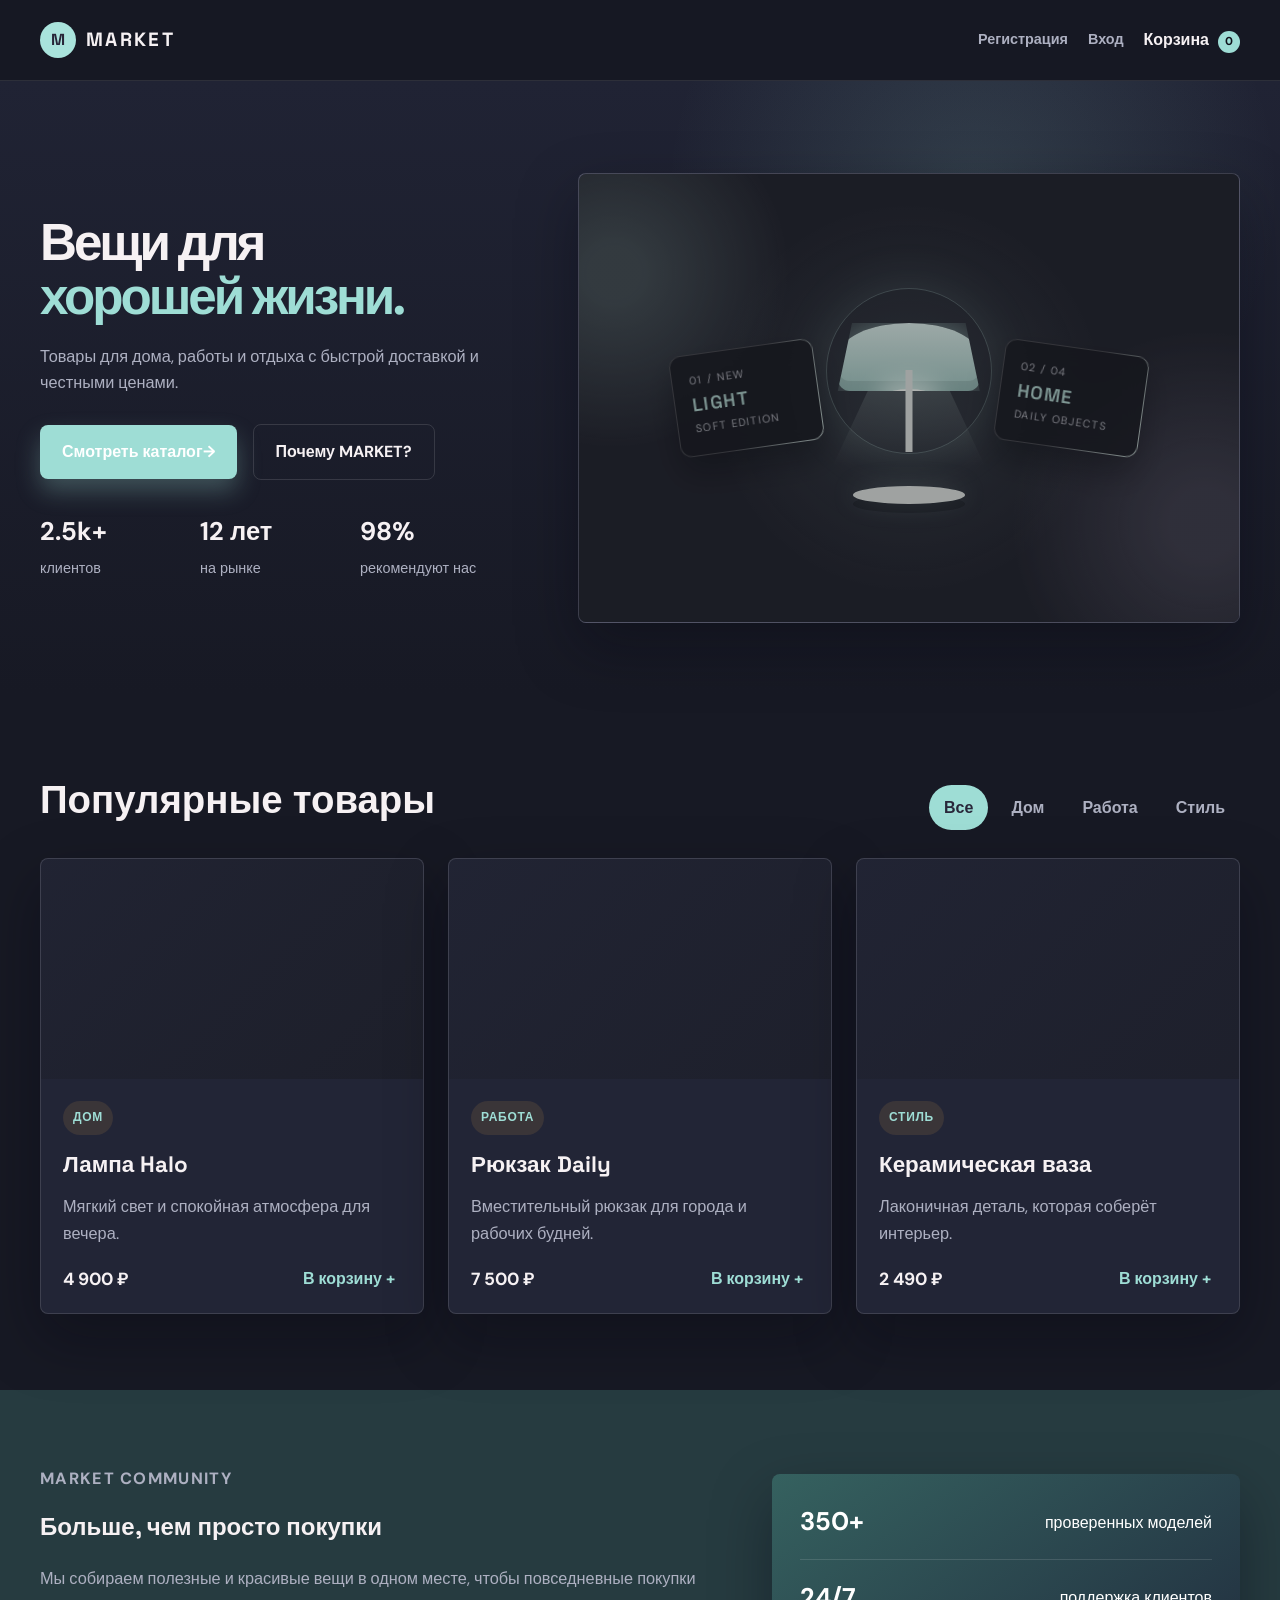
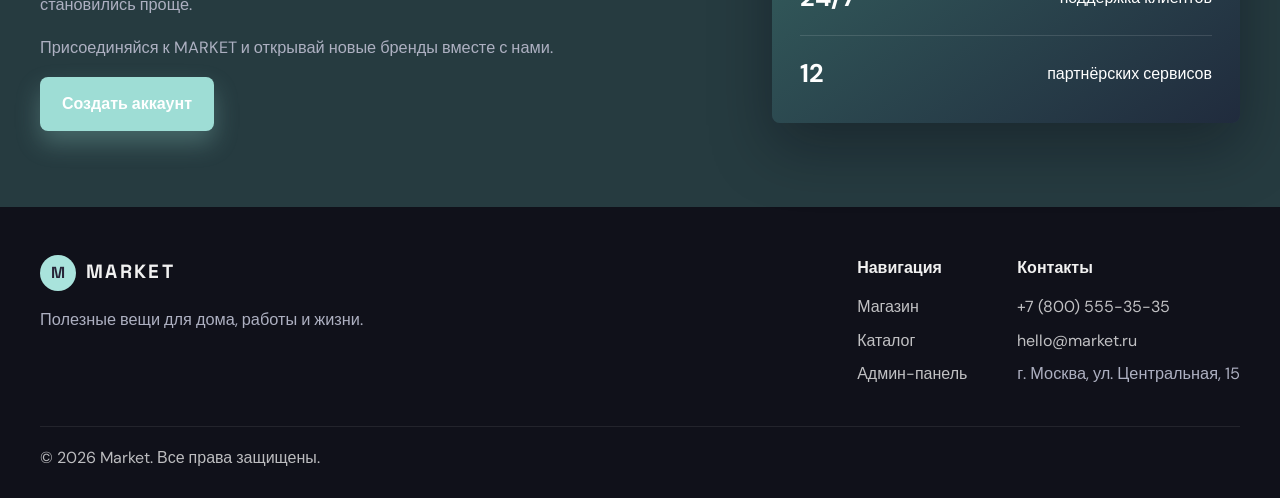
<file: index.html>
<!DOCTYPE html>
<html lang="ru">
  <head>
    <meta charset="UTF-8" />
    <meta name="viewport" content="width=device-width, initial-scale=1.0" />
    <title>MARKET — интернет-магазин товаров</title>
    <meta
      name="description"
      content="Универсальный интернет-магазин товаров для дома, работы и жизни."
    />
    <link rel="stylesheet" href="css/style.css" />
  </head>
  <body>
    <header class="header">
      <div class="container header__inner">
        <a class="logo" href="index.html">
          <span class="logo__mark">M</span>
          <span class="logo__text">MARKET</span>
        </a>

        <div class="header__actions">
          <a class="header-account-link" href="html/register.html">Регистрация</a>
          <a class="header-account-link" href="html/login.html">Вход</a>
          <a href="html/cart.html" class="cart-link">Корзина <span class="cart-count">0</span></a>
        </div>
      </div>
    </header>

    <main>
      <section class="hero" id="home">
        <div class="container hero__grid">
          <div class="hero__content">
            <h1>Вещи для<br /><em>хорошей жизни.</em></h1>
            <p class="hero__text">
              Товары для дома, работы и отдыха с быстрой доставкой и честными ценами.
            </p>

            <div class="hero__actions">
              <a href="#catalog" class="btn btn--primary">Смотреть каталог <span>→</span></a>
              <a href="#about" class="btn btn--secondary">Почему MARKET?</a>
            </div>

            <ul class="hero__stats" aria-label="Показатели компании">
              <li><strong>2.5k+</strong><span>клиентов</span></li>
              <li><strong>12 лет</strong><span>на рынке</span></li>
              <li><strong>98%</strong><span>рекомендуют нас</span></li>
            </ul>
          </div>

          <div class="hero__visual" aria-label="Изображение товаров для дома">
            <div class="bike-card bike-card--main">
              <div class="bike-card__image hero-bike-image">
                <div class="motion-product" aria-hidden="true"><span class="motion-product__beam"></span><span class="motion-product__shade"></span><span class="motion-product__stem"></span><span class="motion-product__base"></span></div>
                <div class="motion-card motion-card--left" aria-hidden="true"><span>01 / NEW</span><strong>LIGHT</strong><small>soft edition</small></div>
                <div class="motion-card motion-card--right" aria-hidden="true"><span>02 / 04</span><strong>HOME</strong><small>daily objects</small></div>
              </div>
            </div>
          </div>
        </div>
      </section>

      <section class="catalog" id="catalog">
        <div class="container">
          <div class="section-heading section-heading--row">
            <div>
              <h2>Популярные товары</h2>
            </div>
            <div class="catalog-tabs" role="tablist"><button class="is-active" data-filter="all">Все</button><button data-filter="home">Дом</button><button data-filter="work">Работа</button><button data-filter="style">Стиль</button></div>
          </div>

          <div class="catalog__grid">
            <article class="product-card" data-category="home">
              <div class="product-card__image product-card__image--one"></div>
              <div class="product-card__body">
                <span class="product-card__tag">Дом</span>
                <h3>Лампа Halo</h3>
                <p>Мягкий свет и спокойная атмосфера для вечера.</p>
                <div class="product-card__footer">
                  <strong>4 900 ₽</strong>
                  <button class="add-to-cart" data-name="Лампа Halo" data-price="4900" data-image="product-card__image--one">В корзину +</button>
                </div>
              </div>
            </article>

            <article class="product-card" data-category="work">
              <div class="product-card__image product-card__image--two"></div>
              <div class="product-card__body">
                <span class="product-card__tag">Работа</span>
                <h3>Рюкзак Daily</h3>
                <p>Вместительный рюкзак для города и рабочих будней.</p>
                <div class="product-card__footer">
                  <strong>7 500 ₽</strong>
                  <button class="add-to-cart" data-name="Рюкзак Daily" data-price="7500" data-image="product-card__image--two">В корзину +</button>
                </div>
              </div>
            </article>

            <article class="product-card" data-category="style">
              <div class="product-card__image product-card__image--three"></div>
              <div class="product-card__body">
                <span class="product-card__tag">Стиль</span>
                <h3>Керамическая ваза</h3>
                <p>Лаконичная деталь, которая соберёт интерьер.</p>
                <div class="product-card__footer">
                  <strong>2 490 ₽</strong>
                  <button class="add-to-cart" data-name="Керамическая ваза" data-price="2490" data-image="product-card__image--three">В корзину +</button>
                </div>
              </div>
            </article>
          </div>
        </div>
      </section>

      <section class="about" id="about">
        <div class="container about__grid">
          <div class="about__content">
            <p class="eyebrow">MARKET community</p>
            <h2>Больше, чем просто покупки</h2>
            <p>
              Мы собираем полезные и красивые вещи в одном месте, чтобы повседневные покупки становились проще.
            </p>
            <p>
              Присоединяйся к MARKET и открывай новые бренды вместе с нами.
            </p>
            <a href="html/register.html" class="btn btn--primary">Создать аккаунт</a>
          </div>

          <div class="about__panel">
            <div class="mini-stat">
              <strong>350+</strong>
              <span>проверенных моделей</span>
            </div>
            <div class="mini-stat">
              <strong>24/7</strong>
              <span>поддержка клиентов</span>
            </div>
            <div class="mini-stat">
              <strong>12</strong>
              <span>партнёрских сервисов</span>
            </div>
          </div>
        </div>
      </section>
    </main>

    <footer class="footer" id="contacts">
      <div class="container footer__inner">
        <div>
          <div class="logo logo--footer">
            <span class="logo__mark">M</span>
            <span class="logo__text">MARKET</span>
          </div>
          <p>Полезные вещи для дома, работы и жизни.</p>
        </div>

        <div class="footer__links">
          <div>
            <h4>Навигация</h4>
            <a href="index.html">Магазин</a>
            <a href="#catalog">Каталог</a>
            <a href="html/admin.html">Админ-панель</a>
          </div>
          <div>
            <h4>Контакты</h4>
            <a href="tel:+78005553535">+7 (800) 555-35-35</a>
            <a href="mailto:hello@market.ru">hello@market.ru</a>
            <span>г. Москва, ул. Центральная, 15</span>
          </div>
        </div>
      </div>

      <div class="container footer__bottom">
        <span>© 2026 Market. Все права защищены.</span>
      </div>
    </footer>
    <script src="js/app.js?v=11"></script>
  </body>
</html>
</file>
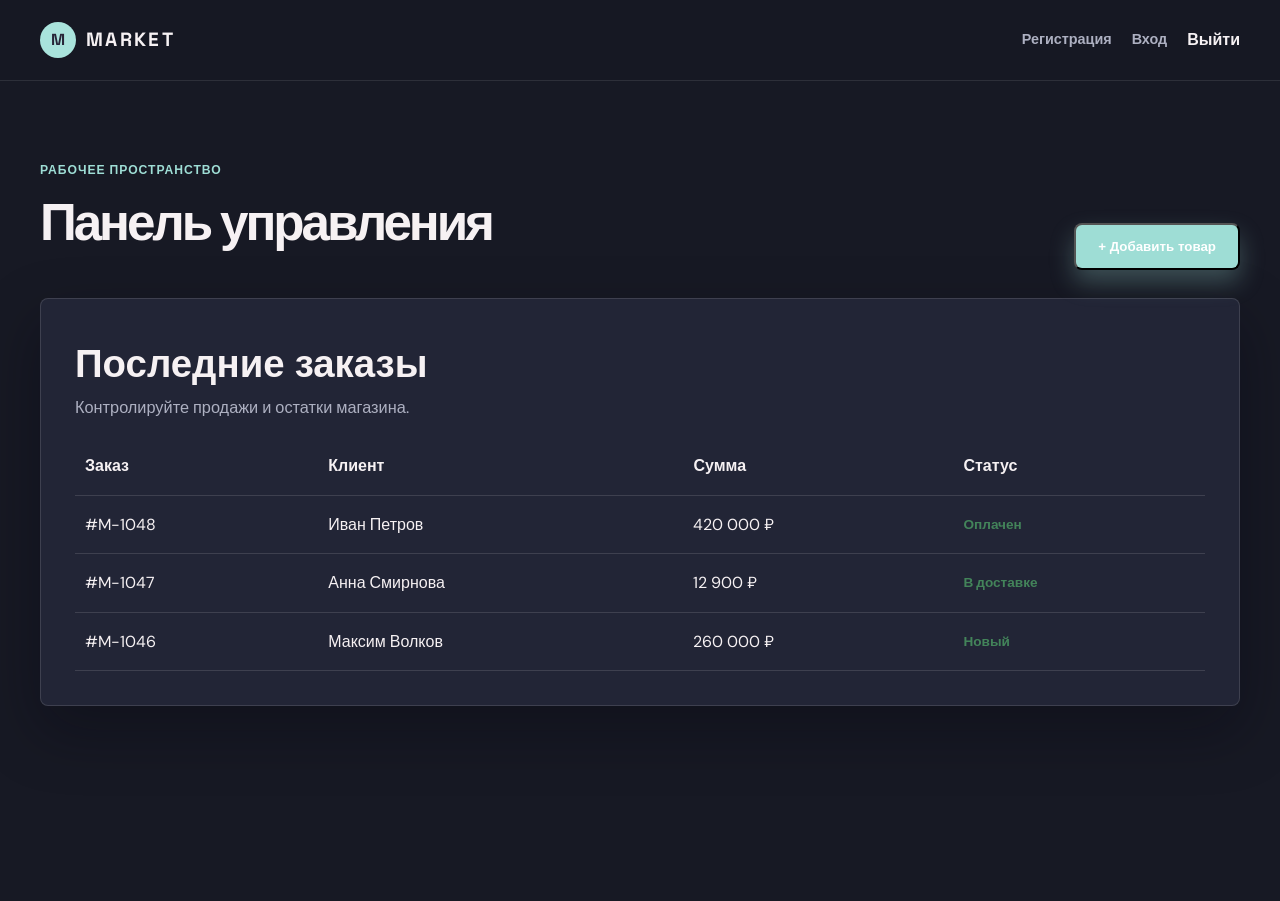
<file: html/admin.html>
<!doctype html>
<html lang="ru"><head><meta charset="UTF-8"><meta name="viewport" content="width=device-width, initial-scale=1.0"><title>MARKET — Админ-панель</title><link rel="stylesheet" href="../css/style.css"></head><body>
<header class="header"><div class="container header__inner"><a class="logo" href="../index.html"><span class="logo__mark">M</span><span class="logo__text">MARKET</span></a><div class="header__actions"><a class="header-account-link" href="register.html">Регистрация</a><a class="header-account-link" href="login.html">Вход</a><a href="../index.html" class="cart-link">Выйти</a></div></div></header>
<main class="page-shell"><div class="container"><div class="admin-header"><div><p class="eyebrow">Рабочее пространство</p><h1>Панель управления</h1></div><button class="btn btn--primary" type="button">+ Добавить товар</button></div><div class="admin-panel"><div class="section-heading"><h2>Последние заказы</h2><p class="hero__text">Контролируйте продажи и остатки магазина.</p></div><table class="admin-table"><thead><tr><th>Заказ</th><th>Клиент</th><th>Сумма</th><th>Статус</th></tr></thead><tbody><tr><td>#M-1048</td><td>Иван Петров</td><td>420 000 ₽</td><td class="status">Оплачен</td></tr><tr><td>#M-1047</td><td>Анна Смирнова</td><td>12 900 ₽</td><td class="status">В доставке</td></tr><tr><td>#M-1046</td><td>Максим Волков</td><td>260 000 ₽</td><td class="status">Новый</td></tr></tbody></table></div></div></main></body></html>
</file>
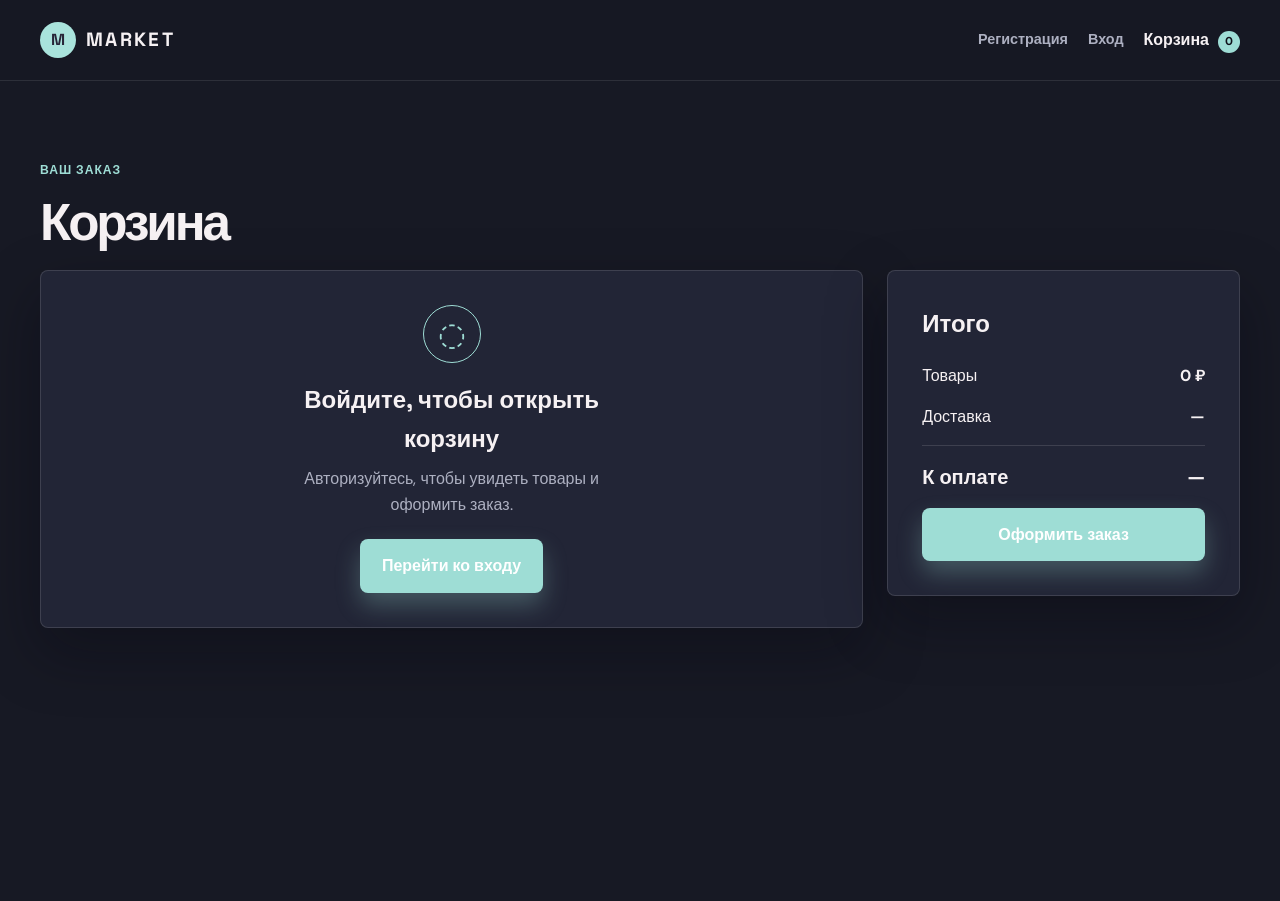
<file: html/cart.html>
<!doctype html>
<html lang="ru"><head><meta charset="UTF-8"><meta name="viewport" content="width=device-width, initial-scale=1.0"><title>MARKET — Корзина</title><link rel="stylesheet" href="../css/style.css"></head><body>
<header class="header"><div class="container header__inner"><a class="logo" href="../index.html"><span class="logo__mark">M</span><span class="logo__text">MARKET</span></a><div class="header__actions"><a class="header-account-link" href="register.html">Регистрация</a><a class="header-account-link" href="login.html">Вход</a><a href="cart.html" class="cart-link">Корзина <span class="cart-count">0</span></a></div></div></header>
<main class="page-shell"><div class="container"><div class="section-heading"><p class="eyebrow">Ваш заказ</p><h1>Корзина</h1></div><div class="cart-layout"><section class="form-card" data-cart-list></section><aside class="summary-card"><h2>Итого</h2><div class="summary-line"><span>Товары</span><strong data-cart-subtotal>0 ₽</strong></div><div class="summary-line"><span>Доставка</span><strong data-cart-shipping>—</strong></div><div class="summary-line summary-total"><span>К оплате</span><strong data-cart-total>0 ₽</strong></div><a class="btn btn--primary" href="login.html">Оформить заказ</a></aside></div></div></main><script src="../js/app.js?v=11"></script></body></html>
</file>
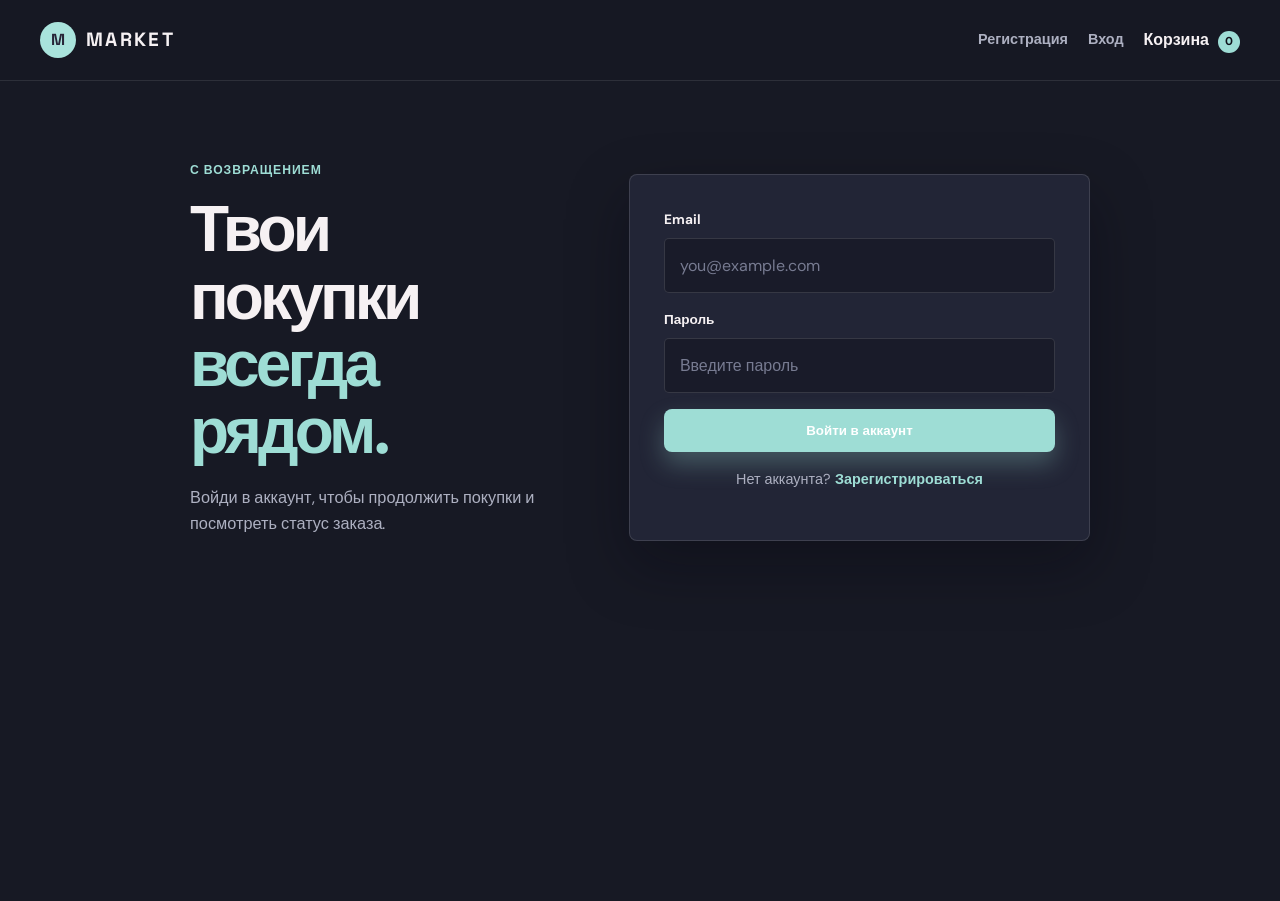
<file: html/login.html>
<!doctype html>
<html lang="ru"><head><meta charset="UTF-8"><meta name="viewport" content="width=device-width, initial-scale=1.0"><title>MARKET — Вход</title><link rel="stylesheet" href="../css/style.css"></head><body>
<header class="header"><div class="container header__inner"><a class="logo" href="../index.html"><span class="logo__mark">M</span><span class="logo__text">MARKET</span></a><div class="header__actions"><a class="header-account-link" href="register.html">Регистрация</a><a class="header-account-link" href="login.html">Вход</a><a href="cart.html" class="cart-link">Корзина <span class="cart-count">0</span></a></div></div></header>
<main class="page-shell"><div class="form-layout"><div class="form-copy"><p class="eyebrow">С возвращением</p><h1>Твои покупки<br><em>всегда рядом.</em></h1><p class="hero__text">Войди в аккаунт, чтобы продолжить покупки и посмотреть статус заказа.</p></div><form class="form-card" data-demo-form><div class="field"><label for="email">Email</label><input id="email" type="email" placeholder="you@example.com" required></div><div class="field"><label for="password">Пароль</label><input id="password" type="password" placeholder="Введите пароль" required></div><button class="btn btn--primary" type="submit">Войти в аккаунт</button><p class="form-note">Нет аккаунта? <a href="register.html">Зарегистрироваться</a></p></form></div></main><script src="../js/app.js?v=11"></script></body></html>
</file>
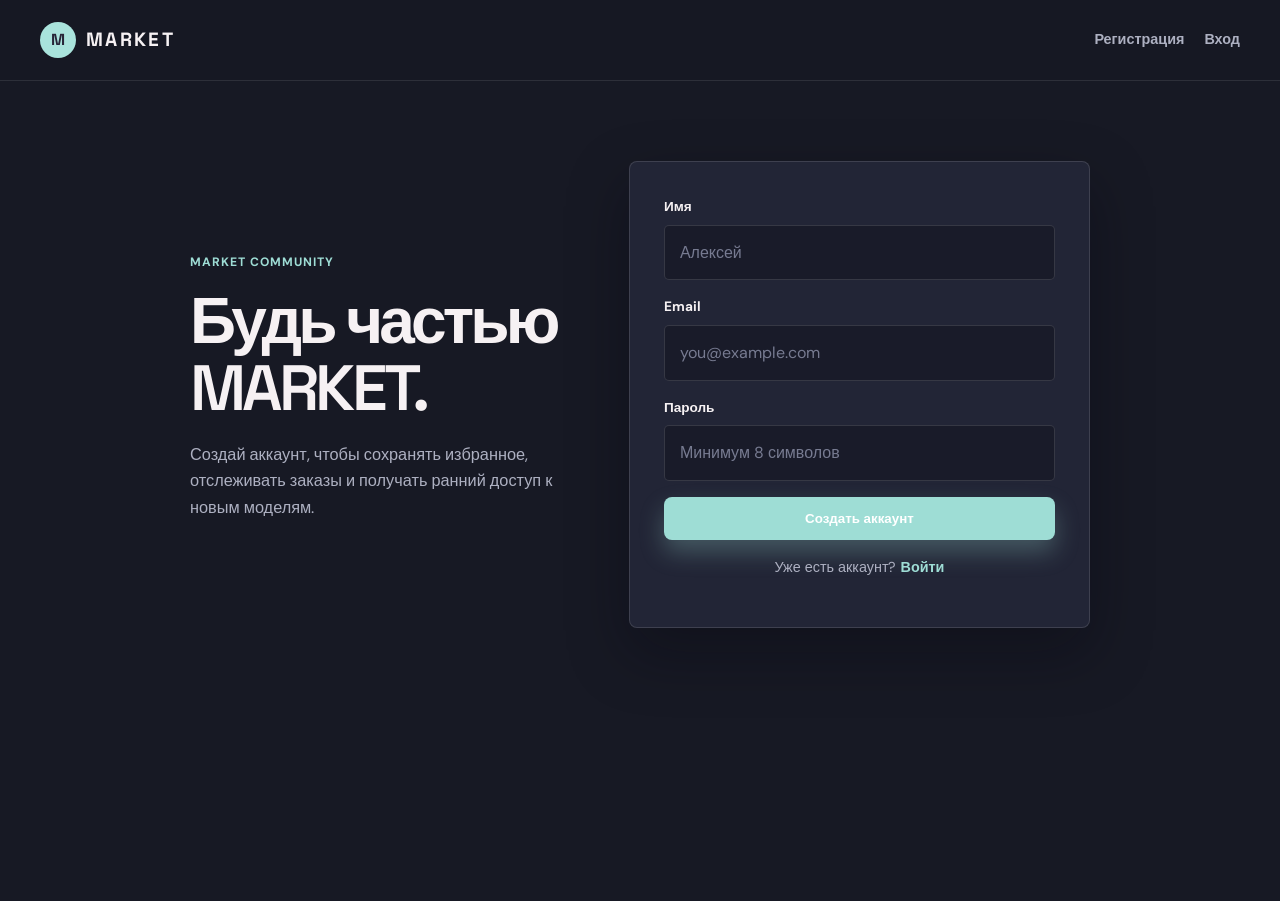
<file: html/register.html>
<!doctype html>
<html lang="ru"><head><meta charset="UTF-8"><meta name="viewport" content="width=device-width, initial-scale=1.0"><title>MARKET — Регистрация</title><link rel="stylesheet" href="../css/style.css"></head><body>
<header class="header"><div class="container header__inner"><a class="logo" href="../index.html"><span class="logo__mark">M</span><span class="logo__text">MARKET</span></a><div class="header__actions"><a class="header-account-link" href="register.html">Регистрация</a><a class="header-account-link" href="login.html">Вход</a></div></div></header>
<main class="page-shell"><div class="form-layout"><div class="form-copy"><p class="eyebrow">MARKET community</p><h1>Будь частью MARKET.</h1><p class="hero__text">Создай аккаунт, чтобы сохранять избранное, отслеживать заказы и получать ранний доступ к новым моделям.</p></div><form class="form-card" data-demo-form><div class="field"><label for="name">Имя</label><input id="name" type="text" placeholder="Алексей" required></div><div class="field"><label for="email">Email</label><input id="email" type="email" placeholder="you@example.com" required></div><div class="field"><label for="password">Пароль</label><input id="password" type="password" placeholder="Минимум 8 символов" required minlength="8"></div><button class="btn btn--primary" type="submit">Создать аккаунт</button><p class="form-note">Уже есть аккаунт? <a href="login.html">Войти</a></p></form></div></main><script src="../js/app.js?v=11"></script></body></html>
</file>
<file: css/style.css>
@import url('https://fonts.googleapis.com/css2?family=DM+Sans:wght@400;500;700&family=Space+Grotesk:wght@400;500;600;700&display=swap');

:root {
  --bg: #f5f5f3;
  --surface: #ffffff;
  --surface-alt: #f0efe9;
  --primary: #f15a24;
  --primary-dark: #d94813;
  --text: #1d1d1f;
  --muted: #64646d;
  --line: rgba(29, 29, 31, 0.08);
  --shadow: 0 18px 40px rgba(17, 17, 17, 0.08);
}

* {
  box-sizing: border-box;
}

html {
  scroll-behavior: smooth;
}

body {
  margin: 0;
  font-family: Arial, Helvetica, sans-serif;
  background: var(--bg);
  color: var(--text);
  line-height: 1.6;
}

a {
  color: inherit;
  text-decoration: none;
}

img {
  max-width: 100%;
  display: block;
}

.container {
  width: min(1200px, calc(100% - 32px));
  margin: 0 auto;
}

.header {
  position: sticky;
  top: 0;
  z-index: 10;
  backdrop-filter: blur(12px);
  border-bottom: 1px solid var(--line);
  background: rgba(245, 245, 243, 0.82);
}

.header__inner {
  display: flex;
  align-items: center;
  justify-content: space-between;
  min-height: 80px;
  gap: 20px;
}

.logo {
  display: inline-flex;
  align-items: center;
  gap: 10px;
  font-weight: 700;
  letter-spacing: 0.04em;
}

.logo__mark {
  width: 36px;
  height: 36px;
  display: inline-flex;
  align-items: center;
  justify-content: center;
  border-radius: 10px;
  background: linear-gradient(135deg, var(--primary), #ff9d5c);
  color: white;
  box-shadow: var(--shadow);
}

.logo__text {
  font-size: 1.2rem;
}

.nav {
  display: flex;
  align-items: center;
  gap: 26px;
  color: var(--muted);
  font-size: 0.96rem;
}

.nav a {
  transition: color 0.2s ease;
}

.nav a:hover,
.text-link:hover,
.footer__links a:hover,
.footer__links span:hover {
  color: var(--primary);
}

.header__actions {
  display: flex;
  align-items: center;
  gap: 12px;
}

.btn {
  display: inline-flex;
  align-items: center;
  justify-content: center;
  border-radius: 999px;
  padding: 14px 22px;
  font-weight: 700;
  transition: transform 0.2s ease, box-shadow 0.2s ease;
}

.btn:hover {
  transform: translateY(-1px);
}

.btn--primary {
  background: var(--primary);
  color: #fff;
  box-shadow: 0 12px 24px rgba(158, 221, 213, 0.28);
}

.btn--primary:hover {
  background: var(--primary-dark);
}

.btn--ghost,
.btn--secondary {
  background: transparent;
  border: 1px solid var(--line);
  color: var(--text);
}

.hero {
  padding: 72px 0 48px;
}

.hero__grid {
  display: grid;
  grid-template-columns: .85fr 1.15fr;
  align-items: center;
  gap: 48px;
}

.eyebrow {
  margin: 0 0 16px;
  color: var(--primary);
  font-weight: 700;
  letter-spacing: 0.08em;
  text-transform: uppercase;
  font-size: 0.76rem;
}

h1,
h2,
h3,
h4,
p {
  margin-top: 0;
}

h1 {
  font-size: clamp(2.8rem, 4vw, 4.6rem);
  line-height: 1.05;
  margin-bottom: 20px;
}

.hero__text,
.about__content p,
.feature-card p,
.product-card__body p,
.footer p,
.footer__links span {
  color: var(--muted);
  font-size: 1.02rem;
}

.hero__actions {
  display: flex;
  align-items: center;
  gap: 16px;
  margin: 28px 0 32px;
}

.hero__stats {
  list-style: none;
  padding: 0;
  margin: 0;
  display: flex;
  flex-wrap: wrap;
  gap: 20px;
}

.hero__stats li {
  display: flex;
  flex-direction: column;
  gap: 4px;
  min-width: 140px;
}

.hero__stats strong {
  font-size: 1.6rem;
}

.hero__stats span {
  color: var(--muted);
  font-size: 0.9rem;
}

.hero__visual {
  position: relative;
  min-height: 420px;
  display: grid;
  place-items: center;
}

.bike-card {
  position: relative;
  width: min(100%, 540px);
  min-height: 360px;
  display: grid;
  place-items: center;
  background: linear-gradient(180deg, #fff 0%, #efefe8 100%);
  border: 1px solid rgba(29, 29, 31, 0.06);
  border-radius: 32px;
  box-shadow: var(--shadow);
  overflow: hidden;
}

.bike-card::before {
  content: "";
  position: absolute;
  inset: 16px;
  border-radius: 24px;
  background: radial-gradient(circle at top left, rgba(241, 90, 36, 0.12), transparent 50%);
}

.bike-card__image {
  position: relative;
  z-index: 1;
  width: 100%;
  height: 100%;
  display: grid;
  place-items: center;
}

.bike {
  position: relative;
  width: 360px;
  height: 210px;
}

.wheel {
  position: absolute;
  bottom: 0;
  width: 110px;
  height: 110px;
  border-radius: 50%;
  background: #17181b;
  border: 14px solid #f2f2f2;
  box-shadow: inset 0 0 0 10px rgba(255, 255, 255, 0.2);
}

.wheel--left {
  left: 20px;
}

.wheel--right {
  right: 20px;
}

.bike__body {
  position: absolute;
  left: 88px;
  right: 80px;
  bottom: 54px;
  height: 70px;
  background: linear-gradient(135deg, #1c2025, #444a52);
  border-radius: 30px 60px 24px 20px;
  transform: skewX(-14deg);
  box-shadow: inset 0 0 0 10px rgba(255, 255, 255, 0.08);
}

.bike__body::before,
.bike__body::after {
  content: "";
  position: absolute;
  background: #d8d8d8;
}

.bike__body::before {
  width: 110px;
  height: 10px;
  left: 40px;
  top: -12px;
  border-radius: 999px;
}

.bike__body::after {
  width: 100px;
  height: 14px;
  left: 120px;
  top: 24px;
  border-radius: 999px;
}

.info-badge {
  position: absolute;
  padding: 12px 18px;
  border-radius: 999px;
  background: rgba(255, 255, 255, 0.9);
  border: 1px solid rgba(29, 29, 31, 0.08);
  box-shadow: var(--shadow);
  font-size: 0.88rem;
  font-weight: 700;
  color: var(--text);
}

.info-badge--top {
  top: 28px;
  right: 10px;
}

.info-badge--bottom {
  bottom: 30px;
  left: 18px;
}

.hero-account-actions {
  position: absolute;
  right: 24px;
  bottom: 28px;
  z-index: 3;
  display: flex;
  gap: 8px;
}


.section-heading h2 {
  font-size: clamp(2rem, 3vw, 3rem);
  margin-bottom: 0;
}

.section-heading--row {
  display: flex;
  align-items: end;
  justify-content: space-between;
  gap: 16px;
}

.text-link {
  color: var(--primary);
  font-weight: 700;
}

.features__grid,
.catalog__grid {
  display: grid;
  grid-template-columns: repeat(3, minmax(0, 1fr));
  gap: 24px;
}

.feature-card,
.product-card {
  background: var(--surface);
  border: 1px solid var(--line);
  border-radius: 24px;
  overflow: hidden;
  box-shadow: 0 10px 30px rgba(17, 17, 17, 0.03);
}

.feature-card {
  padding: 28px 24px;
}

.feature-card__icon {
  width: 58px;
  height: 58px;
  border-radius: 16px;
  display: grid;
  place-items: center;
  font-size: 1.8rem;
  background: rgba(241, 90, 36, 0.08);
  margin-bottom: 18px;
}

.feature-card h3,
.product-card__body h3 {
  font-size: 1.4rem;
  margin-bottom: 12px;
}

.product-card__image {
  height: 220px;
}

.product-card__image--one {
  background: linear-gradient(135deg, rgba(248, 125, 80, 0.4), rgba(34, 34, 34, 0.2)),
    linear-gradient(120deg, #2a2f34 0%, #4e5861 40%, #9aa4aa 100%);
}

.product-card__image--two {
  background: linear-gradient(135deg, rgba(24, 120, 90, 0.28), rgba(34, 34, 34, 0.2)),
    linear-gradient(120deg, #2a3a32 0%, #4b655f 50%, #aab6ad 100%);
}

.product-card__image--three {
  background: linear-gradient(135deg, rgba(197, 135, 40, 0.25), rgba(34, 34, 34, 0.18)),
    linear-gradient(120deg, #3b2f28 0%, #6d4c3f 50%, #c8b39b 100%);
}

.product-card__body {
  padding: 22px 22px 20px;
}

.product-card__tag {
  display: inline-block;
  margin-bottom: 12px;
  padding: 7px 10px;
  border-radius: 999px;
  background: rgba(241, 90, 36, 0.08);
  color: var(--primary);
  font-size: 0.75rem;
  font-weight: 700;
  text-transform: uppercase;
  letter-spacing: 0.06em;
}

.product-card__footer {
  margin-top: 18px;
  display: flex;
  justify-content: space-between;
  align-items: center;
  gap: 12px;
}

.product-card__footer strong {
  font-size: 1.1rem;
}

.product-card__footer a {
  color: var(--primary);
  font-weight: 700;
}

.about__grid {
  display: grid;
  grid-template-columns: 1.2fr 0.8fr;
  gap: 30px;
  align-items: center;
}

.about__panel {
  background: linear-gradient(180deg, #1e2125, #121416);
  border-radius: 28px;
  padding: 28px;
  display: grid;
  gap: 18px;
  box-shadow: var(--shadow);
}

.mini-stat {
  display: flex;
  align-items: center;
  justify-content: space-between;
  gap: 18px;
  color: white;
  border-bottom: 1px solid rgba(255, 255, 255, 0.12);
  padding-bottom: 16px;
}

.mini-stat:last-child {
  border-bottom: none;
  padding-bottom: 0;
}

.mini-stat strong {
  font-size: clamp(1.6rem, 2vw, 2.2rem);
}

.footer {
  background: #111315;
  color: #f1f1f1;
  padding-top: 48px;
}

.footer__inner {
  display: flex;
  justify-content: space-between;
  gap: 30px;
  padding-bottom: 30px;
}

.logo--footer {
  margin-bottom: 16px;
}

.footer__links {
  display: flex;
  gap: 50px;
}

.footer__links h4 {
  margin-bottom: 14px;
  font-size: 1rem;
}

.footer__links a,
.footer__links span {
  display: block;
  color: rgba(255, 255, 255, 0.74);
  margin-bottom: 8px;
}

.footer__bottom {
  border-top: 1px solid rgba(255, 255, 255, 0.08);
  padding: 18px 0 28px;
  color: rgba(255, 255, 255, 0.72);
}

@media (max-width: 900px) {
  .header__inner,
  .nav,
  .header__actions,
  .hero__actions,
  .section-heading--row,
  .footer__inner,
  .footer__links {
    flex-wrap: wrap;
  }

  .hero__grid,
  .about__grid,
  .features__grid,
  .catalog__grid {
    grid-template-columns: 1fr;
  }

  .nav {
    justify-content: center;
    width: 100%;
  }

  .header__inner {
    padding: 18px 0;
  }
}

@media (max-width: 560px) {
  .hero {
    padding-top: 40px;
  }

  .header__inner {
    justify-content: center;
  }

  .header__actions {
    width: 100%;
    justify-content: center;
  }

  .btn {
    width: 100%;
  }

  .hero__actions {
    flex-direction: column;
  }

  .hero__stats {
    flex-direction: column;
  }

  .bike {
    transform: scale(0.8);
  }
}

:root { --bg: #f4f1ec; --surface: #fffdf9; --surface-alt: #e8e2da; --primary: #df4d26; --primary-dark: #b93616; --text: #20211f; --muted: #77756f; --line: rgba(32,33,31,.12); --shadow: 0 20px 50px rgba(32,25,18,.11); }
body { font-family: 'DM Sans', sans-serif; background: var(--bg); }
h1,h2,h3,h4,.logo { font-family: 'Space Grotesk', sans-serif; }
.header { background: rgba(244,241,236,.9); }
.logo__mark { border-radius: 50%; background: var(--text); box-shadow: none; }
.logo__text { letter-spacing: .12em; }
.nav a.is-active, .nav a:hover { color: var(--primary); }
.header__actions { gap: 20px; }
.icon-link { font-size: 1.5rem; line-height: 1; }
.header-account-link { color: var(--muted); font-size: .9rem; font-weight: 700; }
.header-account-link:hover { color: var(--primary); }
.cart-link { font-weight: 700; }
.account-menu { position: relative; }
.account-menu__trigger { display: inline-flex; align-items: center; gap: 9px; border: 1px solid var(--line); border-radius: 999px; background: var(--surface); color: var(--ink); cursor: pointer; font: inherit; font-size: .9rem; font-weight: 700; max-width: 230px; padding: 5px 11px 5px 6px; transition: border-color .2s ease, box-shadow .2s ease, transform .2s ease; }
.account-menu__trigger:hover, .account-menu.is-open .account-menu__trigger { border-color: var(--primary); box-shadow: 0 7px 18px rgba(20, 39, 45, .1); transform: translateY(-1px); }
.account-menu__name { overflow: hidden; text-overflow: ellipsis; white-space: nowrap; }
.account-menu__avatar { display: grid; place-items: center; width: 29px; height: 29px; flex: 0 0 29px; border-radius: 50%; background: var(--text); color: var(--primary); font-size: .8rem; }
.account-menu__chevron { color: var(--muted); font-size: 1rem; line-height: 1; transition: transform .2s ease; }
.account-menu.is-open .account-menu__chevron { transform: rotate(180deg); }
.account-menu__panel { display: none; position: absolute; right: 0; top: calc(100% + 10px); z-index: 10; min-width: 250px; padding: 20px; background: var(--surface); border: 1px solid var(--line); border-radius: 14px; box-shadow: 0 18px 40px rgba(20, 39, 45, .16); }
.account-menu.is-open .account-menu__panel { display: grid; gap: 6px; animation: account-menu-in .18s ease both; }
.account-menu__label { color: var(--muted); font-size: .72rem; letter-spacing: .08em; text-transform: uppercase; }
.account-menu__username { font-size: 1.05rem; }
.account-menu__email { overflow: hidden; color: var(--muted); font-size: .86rem; text-overflow: ellipsis; white-space: nowrap; }
.account-menu__logout { margin-top: 12px; padding: 10px 13px; border: 1px solid rgba(210, 75, 57, .3); border-radius: 8px; background: rgba(210, 75, 57, .06); color: #b23e31; cursor: pointer; font: inherit; font-weight: 700; text-align: left; transition: background .2s ease, border-color .2s ease; }
.account-menu__logout:hover { border-color: #b23e31; background: rgba(210, 75, 57, .12); }
@keyframes account-menu-in { from { opacity: 0; transform: translateY(-5px); } to { opacity: 1; transform: translateY(0); } }
.cart-count { display: inline-grid; place-items: center; min-width: 22px; height: 22px; margin-left: 5px; border-radius: 50%; background: var(--primary); color: #10111a; font-size: .72rem; }
.hero { padding: 92px 0 70px; background: radial-gradient(circle at 80% 20%, rgba(223,77,38,.12), transparent 30%); }
h1 { font-weight: 600; letter-spacing: -.06em; }
h1 em { color: var(--primary); font-style: normal; }
.hero__text { max-width: 480px; }
.btn { border-radius: 8px; }
.btn--primary { background: var(--primary); }
.btn--secondary { background: rgba(255,255,255,.5); }
.hero-bike-image {
  position: relative;
  min-height: 420px;
  overflow: hidden;
  background: #25293e;
  isolation: isolate;
}

.hero-bike-image::before,
.hero-bike-image::after {
  content: "";
  display: block;
  position: absolute;
  inset: -20%;
  z-index: 0;
  pointer-events: none;
}

.hero-bike-image::before {
  background: radial-gradient(circle at 18% 30%, rgba(158, 221, 213, .24) 0 3%, transparent 20%), radial-gradient(circle at 82% 70%, rgba(185, 164, 222, .2) 0 4%, transparent 22%), radial-gradient(circle at 50% 50%, rgba(158, 221, 213, .12), transparent 35%);
  animation: soft-light-flow 11s ease-in-out infinite alternate;
}

.hero-bike-image::after {
  inset: -50%;
  background: repeating-linear-gradient(116deg, transparent 0 105px, rgba(211, 247, 239, .08) 106px 108px, transparent 109px 210px);
  animation: light-lines-flow 18s linear infinite;
}

.hero-bike-image::before {
  content: "MARKET / 2026";
  position: absolute;
  inset: 28px;
  display: grid;
  place-items: center;
  border: 1px solid rgba(158, 221, 213, .28);
  color: rgba(246, 241, 243, .64);
  font: 500 .78rem 'Space Grotesk', sans-serif;
  letter-spacing: .28em;
  animation: orbit-frame 12s linear infinite;
}

.hero-bike-image::after {
  content: "";
  position: absolute;
  top: 50%;
  left: 50%;
  z-index: 1;
  width: 250px;
  height: 250px;
  border: 1px solid rgba(246, 241, 243, .5);
  border-radius: 50%;
  background: transparent;
  box-shadow: 0 0 0 18px rgba(158, 221, 213, .04), 0 0 70px rgba(158, 221, 213, .22);
  transform: translate(-50%, -50%);
  animation: halo-float 5s ease-in-out infinite;
}

.hero-bike-image {
  background-image: none;
}

.hero__visual::before,
.bike-card::before,
.bike-card::after {
  display: none;
}

.motion-card {
  position: absolute;
  z-index: 3;
  display: grid;
  gap: 4px;
  width: 145px;
  padding: 17px;
  border: 1px solid rgba(246, 241, 243, .2);
  border-radius: 12px;
  background: rgba(28, 31, 47, .82);
  box-shadow: 0 18px 32px rgba(5, 6, 14, .28);
  backdrop-filter: blur(12px);
  transform: rotate(-8deg) translateY(0);
  animation: card-drift 7s ease-in-out infinite;
}

.motion-card::before {
  content: "";
  position: absolute;
  inset: -1px;
  border: 1px solid transparent;
  border-radius: inherit;
  background: linear-gradient(115deg, transparent 25%, rgba(211, 247, 239, .8) 48%, transparent 68%) border-box;
  background-size: 240% 100%;
  -webkit-mask: linear-gradient(#000 0 0) padding-box, linear-gradient(#000 0 0);
  -webkit-mask-composite: xor;
  mask-composite: exclude;
  animation: card-shimmer 4.5s linear infinite;
  pointer-events: none;
}

.motion-card span,
.motion-card small { color: var(--muted); font-size: .68rem; letter-spacing: .12em; text-transform: uppercase; }
.motion-card strong { color: var(--primary); font: 600 1.15rem 'Space Grotesk', sans-serif; letter-spacing: .08em; }
.motion-card--left { left: 50%; top: 12%; transform: translateX(-150px) rotate(-8deg); }
.motion-card--right { right: auto; left: 50%; bottom: 12%; transform: translateX(5px) rotate(8deg); animation-delay: -2.5s; }

.motion-product {
  position: absolute;
  top: 50%;
  left: 50%;
  z-index: 2;
  width: 210px;
  height: 250px;
  transform: translate(-50%, -50%);
  animation: product-hover 5s ease-in-out infinite;
}

.motion-product::before {
  content: "";
  position: absolute;
  top: 15px;
  left: 50%;
  width: 164px;
  height: 164px;
  border-radius: 50%;
  border: 1px solid rgba(158, 221, 213, .32);
  transform: translateX(-50%);
  box-shadow: 0 0 50px rgba(158, 221, 213, .16);
  animation: ring-pulse 4s ease-in-out infinite;
}

.motion-product__shade {
  position: absolute;
  top: 50px;
  left: 50%;
  width: 142px;
  height: 68px;
  border-radius: 50% 50% 12px 12px;
  background: linear-gradient(180deg, #d4f4ef 0%, #8fd4cc 100%);
  box-shadow: 0 0 38px rgba(158, 221, 213, .7), inset 0 -10px 0 rgba(57, 107, 108, .18);
  clip-path: polygon(10% 0, 90% 0, 100% 100%, 0 100%);
  transform: translateX(-50%);
}

.motion-product__shade::after {
  content: "";
  position: absolute;
  left: 50%;
  bottom: -10px;
  width: 44px;
  height: 12px;
  border-radius: 50%;
  background: #f8fff9;
  box-shadow: 0 0 24px 9px rgba(224, 255, 248, .9);
  transform: translateX(-50%);
}

.motion-product__beam {
  position: absolute;
  top: 105px;
  left: 50%;
  width: 184px;
  height: 122px;
  background: linear-gradient(180deg, rgba(208, 249, 239, .24), transparent 72%);
  clip-path: polygon(31% 0, 69% 0, 100% 100%, 0 100%);
  opacity: .8;
  transform: translateX(-50%);
  animation: beam-breathe 3.8s ease-in-out infinite;
}

.motion-product__stem {
  position: absolute;
  top: 97px;
  left: 50%;
  width: 7px;
  height: 82px;
  background: #dfe9e6;
  transform: translateX(-50%);
}

.motion-product__base {
  position: absolute;
  bottom: 19px;
  left: 50%;
  width: 112px;
  height: 18px;
  border-radius: 50%;
  background: #dfe9e6;
  box-shadow: 0 9px 0 rgba(7, 9, 18, .22), 0 0 25px rgba(158, 221, 213, .25);
  transform: translateX(-50%);
}

@keyframes card-drift {
  0%, 100% { margin-top: 0; }
  50% { margin-top: -14px; }
}

@keyframes card-shimmer {
  0% { background-position: 150% 0; }
  100% { background-position: -80% 0; }
}

@keyframes ring-pulse {
  0%, 100% { opacity: .45; transform: translateX(-50%) scale(.94); }
  50% { opacity: .95; transform: translateX(-50%) scale(1.08); }
}

@keyframes product-hover {
  0%, 100% { transform: translate(-50%, -50%) rotate(-2deg); }
  50% { transform: translate(-50%, calc(-50% - 12px)) rotate(2deg); }
}

@keyframes beam-breathe {
  0%, 100% { opacity: .45; transform: translateX(-50%) scaleX(.9); }
  50% { opacity: .9; transform: translateX(-50%) scaleX(1.08); }
}


@keyframes halo-float {
  0%, 100% { transform: translate(-50%, -50%) rotate(-4deg); }
  50% { transform: translate(-50%, calc(-50% - 14px)) rotate(4deg); }
}

@keyframes orbit-frame {
  0% { transform: rotate(0deg) scale(1); }
  50% { transform: rotate(180deg) scale(.96); }
  100% { transform: rotate(360deg) scale(1); }
}

@keyframes soft-light-flow {
  0% { transform: translate(-4%, 2%) scale(1); opacity: .65; }
  100% { transform: translate(5%, -4%) scale(1.12); opacity: 1; }
}

@keyframes light-lines-flow {
  0% { transform: translateX(-8%) rotate(0deg); }
  100% { transform: translateX(8%) rotate(8deg); }
}

.hero-bike-image::before {
  content: "";
  display: block;
  position: absolute;
  inset: -35%;
  z-index: 0;
  background: radial-gradient(ellipse at 50% 48%, rgba(158, 221, 213, .18) 0 12%, transparent 34%), radial-gradient(ellipse at 12% 78%, rgba(111, 138, 207, .16), transparent 28%), radial-gradient(ellipse at 88% 18%, rgba(202, 164, 221, .14), transparent 30%);
  animation: background-flow 14s ease-in-out infinite alternate;
}

.hero-bike-image::after {
  content: "";
  display: block;
  position: absolute;
  inset: 0;
  z-index: 0;
  background: linear-gradient(115deg, transparent 0 43%, rgba(246, 241, 243, .09) 43.2% 43.5%, transparent 43.7% 100%), linear-gradient(25deg, transparent 0 70%, rgba(158, 221, 213, .11) 70.2% 70.4%, transparent 70.7% 100%);
  background-size: 150% 150%, 140% 140%;
  animation: background-lines 10s linear infinite;
}

@keyframes background-flow {
  0% { transform: translate(-4%, 2%) scale(1); }
  100% { transform: translate(4%, -3%) scale(1.08); }
}

@keyframes background-lines {
  0% { background-position: 0 0, 100% 100%; }
  100% { background-position: 100% 0, 0 100%; }
}
.bike-card { width: min(100%, 680px); border-radius: 8px; min-height: 450px; }
.info-badge { border-radius: 8px; display: grid; gap: 2px; }
.info-badge strong { color: var(--primary); }
.features, .catalog, .about { padding: 76px 0; }
.feature-card, .product-card { border-radius: 8px; }
.feature-card__icon { border-radius: 50%; background: var(--text); color: #fff; font: 700 1rem 'Space Grotesk', sans-serif; }
.catalog-tabs { display: flex; flex-wrap: wrap; gap: 8px; }
.catalog-tabs button, .add-to-cart { border: 0; background: transparent; color: var(--muted); cursor: pointer; font: inherit; font-weight: 700; }
.catalog-tabs button { padding: 10px 15px; border-radius: 999px; }
.catalog-tabs button.is-active, .catalog-tabs button:hover { background: var(--text); color: #fff; }
.product-card__image { background-position: center; background-size: cover; background-repeat: no-repeat; }
.product-card__image--one { background-image: linear-gradient(135deg, rgba(20,20,20,.1), rgba(20,20,20,.35)), url('https://images.unsplash.com/photo-1610701596007-11502861dcfa?auto=format&fit=crop&w=800&q=80'); }
.product-card__image--two { background-image: linear-gradient(135deg, rgba(20,20,20,.08), rgba(20,20,20,.3)), url('https://images.unsplash.com/photo-1610701596007-11502861dcfa?auto=format&fit=crop&w=800&q=80'); }
.product-card__image--three { background-image: linear-gradient(135deg, rgba(20,20,20,.08), rgba(20,20,20,.3)), url('https://images.unsplash.com/photo-1610701596007-11502861dcfa?auto=format&fit=crop&w=800&q=80'); }
.add-to-cart { color: var(--primary); }
.add-to-cart:hover { color: var(--primary-dark); }
.add-to-cart.is-added { animation: add-confirm 1.2s ease both; }

@keyframes add-confirm {
  0% { opacity: .65; transform: scale(.92); }
  45% { color: #d8fff7; transform: scale(1.08); }
  100% { opacity: 1; transform: scale(1); }
}
.product-card.is-hidden { display: none; }
.about { background: #ded8ce; }
.about__panel { border-radius: 8px; }
.footer { background: #20211f; }
.page-shell { min-height: calc(100vh - 80px); padding: 80px 0; }
.form-layout { display: grid; grid-template-columns: .8fr 1fr; gap: 70px; align-items: center; max-width: 900px; margin: 0 auto; }
.form-copy h1 { font-size: clamp(2.4rem, 5vw, 4.5rem); }
.form-card, .summary-card, .admin-panel { padding: 34px; background: var(--surface); border: 1px solid var(--line); border-radius: 8px; box-shadow: var(--shadow); }
.form-card { display: grid; gap: 16px; }
.field { display: grid; gap: 7px; }
.field label { font-size: .85rem; font-weight: 700; }
.field input, .field select { width: 100%; padding: 14px 15px; border: 1px solid var(--line); border-radius: 5px; background: #fff; font: inherit; }
.form-card .btn { width: 100%; border: 0; cursor: pointer; }
.form-note { color: var(--muted); font-size: .9rem; text-align: center; }
.form-note a { color: var(--primary); font-weight: 700; }
.cart-layout { display: grid; grid-template-columns: 1.4fr .6fr; gap: 24px; align-items: start; }
.cart-row { display: flex; justify-content: space-between; align-items: center; padding: 20px 0; border-bottom: 1px solid var(--line); }
.cart-row:last-child { border: 0; }
.cart-row h3 { margin: 0 0 5px; }
.cart-row p { margin: 0; color: var(--muted); }
.cart-empty { color: var(--muted); padding: 35px 0; }
.cart-product { display: grid; grid-template-columns: 100px 1fr auto; gap: 18px; align-items: center; padding: 18px 0; border-bottom: 1px solid var(--line); }
.cart-product:last-child { border-bottom: 0; }
.cart-product__image { width: 100px; height: 100px; border-radius: 6px; background-size: cover; background-position: center; }
.cart-product__info h3 { margin: 0 0 4px; }
.cart-product__info p { margin: 0 0 14px; color: var(--muted); font-size: .88rem; }
.cart-product__controls { display: flex; align-items: center; gap: 18px; }
.quantity-control { display: inline-flex; align-items: center; gap: 15px; padding: 5px 8px; border: 1px solid var(--line); border-radius: 5px; }
.quantity-control button { width: 24px; height: 24px; padding: 0; border: 0; background: transparent; color: var(--text); cursor: pointer; font-size: 1.2rem; }
.remove-product { padding: 0; border: 0; background: transparent; color: var(--muted); cursor: pointer; font: inherit; font-size: .85rem; }
.remove-product:hover { color: var(--primary); }
.cart-product__price { align-self: start; padding-top: 4px; white-space: nowrap; }
.summary-card { position: sticky; top: 110px; }
.summary-line { display: flex; justify-content: space-between; margin: 15px 0; }
.summary-total { padding-top: 15px; border-top: 1px solid var(--line); font-size: 1.25rem; font-weight: 700; }
.summary-card .btn { width: 100%; border: 0; }
.cart-locked { min-height: 320px; display: grid; place-items: center; text-align: center; }
.cart-lock { max-width: 360px; }
.cart-lock__icon { display: grid; place-items: center; width: 58px; height: 58px; margin: 0 auto 18px; border: 1px solid var(--primary); border-radius: 50%; color: var(--primary); font-size: 2rem; }
.cart-lock h2 { margin-bottom: 8px; }
.cart-lock p { margin-bottom: 22px; color: var(--muted); }
.cart-lock .btn { display: inline-flex; width: auto; }
.admin-header { display: flex; justify-content: space-between; align-items: end; gap: 20px; margin-bottom: 28px; }
.admin-table { width: 100%; border-collapse: collapse; }
.admin-table th, .admin-table td { padding: 16px 10px; border-bottom: 1px solid var(--line); text-align: left; }
.status { color: #43845a; font-size: .85rem; font-weight: 700; }
@media (max-width: 900px) { .form-layout, .cart-layout { grid-template-columns: 1fr; gap: 30px; } .summary-card { position: static; } }
@media (max-width: 560px) { .cart-product { grid-template-columns: 72px 1fr; gap: 12px; } .cart-product__image { width: 72px; height: 72px; } .cart-product__price { grid-column: 2; } .cart-product__controls { gap: 10px; flex-wrap: wrap; } }
@media (max-width: 560px) { .nav { gap: 12px; font-size: .82rem; } .header__actions { gap: 10px; } .cart-link { font-size: .85rem; } .hero { padding-top: 55px; } .hero-bike-image { min-height: 270px; } .admin-header { align-items: start; flex-direction: column; } .admin-table { font-size: .82rem; } }

@media (max-width: 560px) {
  .motion-card { width: 125px; padding: 13px; }
  .motion-card--left { transform: translateX(-125px) rotate(-8deg); }
  .motion-card--right { transform: translateX(0) rotate(8deg); }
}

/* Soft night theme */
:root {
  --bg: #171924;
  --surface: #222536;
  --surface-alt: #2d3044;
  --primary: #9eddd5;
  --primary-dark: #72c8bf;
  --text: #f6f1f3;
  --muted: #adb0c1;
  --line: rgba(246, 241, 243, .13);
  --shadow: 0 24px 60px rgba(5, 6, 14, .34);
}

body {
  background: #171924;
  color: var(--text);
}

.header {
  background: rgba(23, 25, 36, .9);
  border-bottom-color: rgba(246, 241, 243, .1);
}

.logo__mark {
  background: #a9e3dc;
  color: #272538;
}

.nav,
.hero__stats span,
.footer__links span,
.footer p,
.product-card__body p,
.feature-card p,
.hero__text {
  color: var(--muted);
}

.hero {
  background: radial-gradient(circle at 76% 18%, rgba(158, 221, 213, .15), transparent 28%), linear-gradient(180deg, #202334 0%, #171924 100%);
}

.hero__visual::before {
  content: "";
  position: absolute;
  width: 380px;
  height: 380px;
  border: 1px solid rgba(158, 221, 213, .24);
  border-radius: 50%;
}

.bike-card,
.feature-card,
.product-card,
.form-card,
.summary-card,
.admin-panel {
  background: var(--surface);
  border-color: var(--line);
  box-shadow: var(--shadow);
}

.bike-card {
  background: linear-gradient(145deg, #3b3d52, #202231);
}

.hero-bike-image {
  filter: saturate(.55) brightness(.7);
}

.info-badge {
  background: rgba(34, 37, 54, .95);
  border-color: rgba(158, 221, 213, .3);
  color: var(--text);
}

.btn--secondary,
.btn--ghost {
  background: transparent;
  border-color: var(--line);
  color: var(--text);
}

.btn--secondary:hover,
.btn--ghost:hover {
  border-color: var(--primary);
  color: var(--primary);
}

.feature-card__icon {
  background: #a9e3dc;
  color: #29273a;
}

.product-card__tag {
  background: rgba(230, 163, 75, .12);
  color: var(--primary);
}

.catalog-tabs button.is-active,
.catalog-tabs button:hover {
  background: var(--primary);
  color: #29273a;
}

.catalog__grid {
  margin-top: 28px;
}

.add-to-cart,
.product-card__footer a,
.text-link,
.form-note a,
.nav a.is-active,
.nav a:hover {
  color: var(--primary);
}

.about {
  background: #263b40;
}

.about__panel {
  background: linear-gradient(145deg, #35615f, #202b3d);
}

.footer {
  background: #10111a;
}

.field input,
.field select {
  background: #191b29;
  border-color: var(--line);
  color: var(--text);
}

.field input::placeholder {
  color: #777b91;
}

.admin-table th,
.admin-table td {
  border-color: var(--line);
}

.hero-bike-image::before {
  content: "";
  display: block;
  position: absolute;
  inset: -20%;
  z-index: 0;
  background: radial-gradient(circle at 18% 30%, rgba(158, 221, 213, .24) 0 3%, transparent 20%), radial-gradient(circle at 82% 70%, rgba(185, 164, 222, .2) 0 4%, transparent 22%), radial-gradient(circle at 50% 50%, rgba(158, 221, 213, .12), transparent 35%);
  animation: soft-light-flow 11s ease-in-out infinite alternate;
}

.hero-bike-image::after {
  content: "";
  display: block;
  position: absolute;
  inset: -50%;
  z-index: 0;
  background: repeating-linear-gradient(116deg, transparent 0 105px, rgba(211, 247, 239, .08) 106px 108px, transparent 109px 210px);
  animation: light-lines-flow 18s linear infinite;
}

.motion-card--left { left: 50%; top: 50%; transform: translate(-235px, -50%) rotate(-8deg); }
.motion-card--right { right: auto; left: 50%; bottom: auto; top: 50%; transform: translate(90px, -50%) rotate(8deg); animation-delay: 0s; }

@media (max-width: 560px) {
  .motion-card { width: 112px; padding: 12px; }
  .motion-card--left { transform: translate(-124px, -50%) rotate(-7deg); }
  .motion-card--right { transform: translate(12px, -50%) rotate(7deg); }
}

@media (max-width: 900px) {
  .container { width: min(100% - 28px, 680px); }
  .hero__grid { gap: 36px; }
  .hero__visual { min-height: 430px; }
  .header__inner { min-height: 72px; }
  .footer__inner { align-items: flex-start; }
  .admin-panel { overflow-x: auto; }
  .admin-table { min-width: 560px; }
}

@media (max-width: 560px) {
  .container { width: calc(100% - 24px); }
  .header__inner { gap: 12px; padding: 14px 0; }
  .logo__text { font-size: 1rem; }
  .header__actions { width: auto; margin-left: auto; gap: 8px; }
  .header-account-link { display: inline-grid; place-items: center; width: 32px; height: 32px; border: 1px solid rgba(158, 221, 213, .35); border-radius: 50%; font-size: 0; color: var(--primary); }
  .header-account-link::before { font-size: 1.1rem; line-height: 1; }
  .header-account-link[href*="register"]::before { content: "+"; }
  .header-account-link[href*="login"]::before { content: "↪"; }
  .cart-link { font-size: .74rem; }
  .cart-count { min-width: 19px; height: 19px; }
  .hero { padding: 48px 0 42px; }
  h1 { font-size: clamp(2.35rem, 12vw, 3.4rem); }
  .hero__text { font-size: .95rem; }
  .hero__actions { gap: 10px; margin: 22px 0 26px; }
  .hero__actions .btn { width: 100%; }
  .hero__stats { gap: 12px; }
  .hero__stats { flex-direction: row; flex-wrap: nowrap; align-items: flex-start; }
  .hero__stats li { min-width: 0; flex: 1; }
  .hero__stats strong { font-size: 1.25rem; }
  .hero__stats span { font-size: .72rem; line-height: 1.25; }
  .hero__visual { min-height: 360px; }
  .bike-card { min-height: 360px; }
  .hero-bike-image { min-height: 360px; }
  .motion-card { width: 102px; padding: 10px; }
  .motion-card strong { font-size: .92rem; }
  .motion-card span, .motion-card small { font-size: .55rem; }
  .motion-card--left { transform: translate(-116px, -50%) rotate(-7deg); }
  .motion-card--right { transform: translate(14px, -50%) rotate(7deg); }
  .motion-product { transform: translate(-50%, -50%) scale(.8); }
  .features, .catalog, .about { padding: 52px 0; }
  .section-heading--row { align-items: flex-start; flex-direction: column; }
  .catalog-tabs { width: 100%; gap: 5px; }
  .catalog-tabs button { padding: 8px 11px; font-size: .82rem; }
  .product-card__body { padding: 18px; }
  .product-card__footer { align-items: flex-start; flex-direction: column; }
  .footer__inner, .footer__links { gap: 24px; flex-direction: column; }
  .footer__links { width: 100%; }
  .page-shell { padding: 48px 0; }
  .form-layout { gap: 26px; }
  .form-card, .summary-card, .admin-panel { padding: 22px; }
  .cart-product { grid-template-columns: 64px 1fr; gap: 10px; }
  .cart-product__image { width: 64px; height: 64px; }
  .cart-product__price { grid-column: 2; }
}

@media (max-width: 380px) {
  .header__actions { gap: 5px; }
  .hero__stats { gap: 6px; }
  .hero__stats strong { font-size: 1.08rem; }
  .hero__stats span { font-size: .66rem; }
  .motion-card { width: 90px; padding: 8px; }
  .motion-card--left { transform: translate(-101px, -50%) rotate(-6deg); }
  .motion-card--right { transform: translate(11px, -50%) rotate(6deg); }
}
</file>
